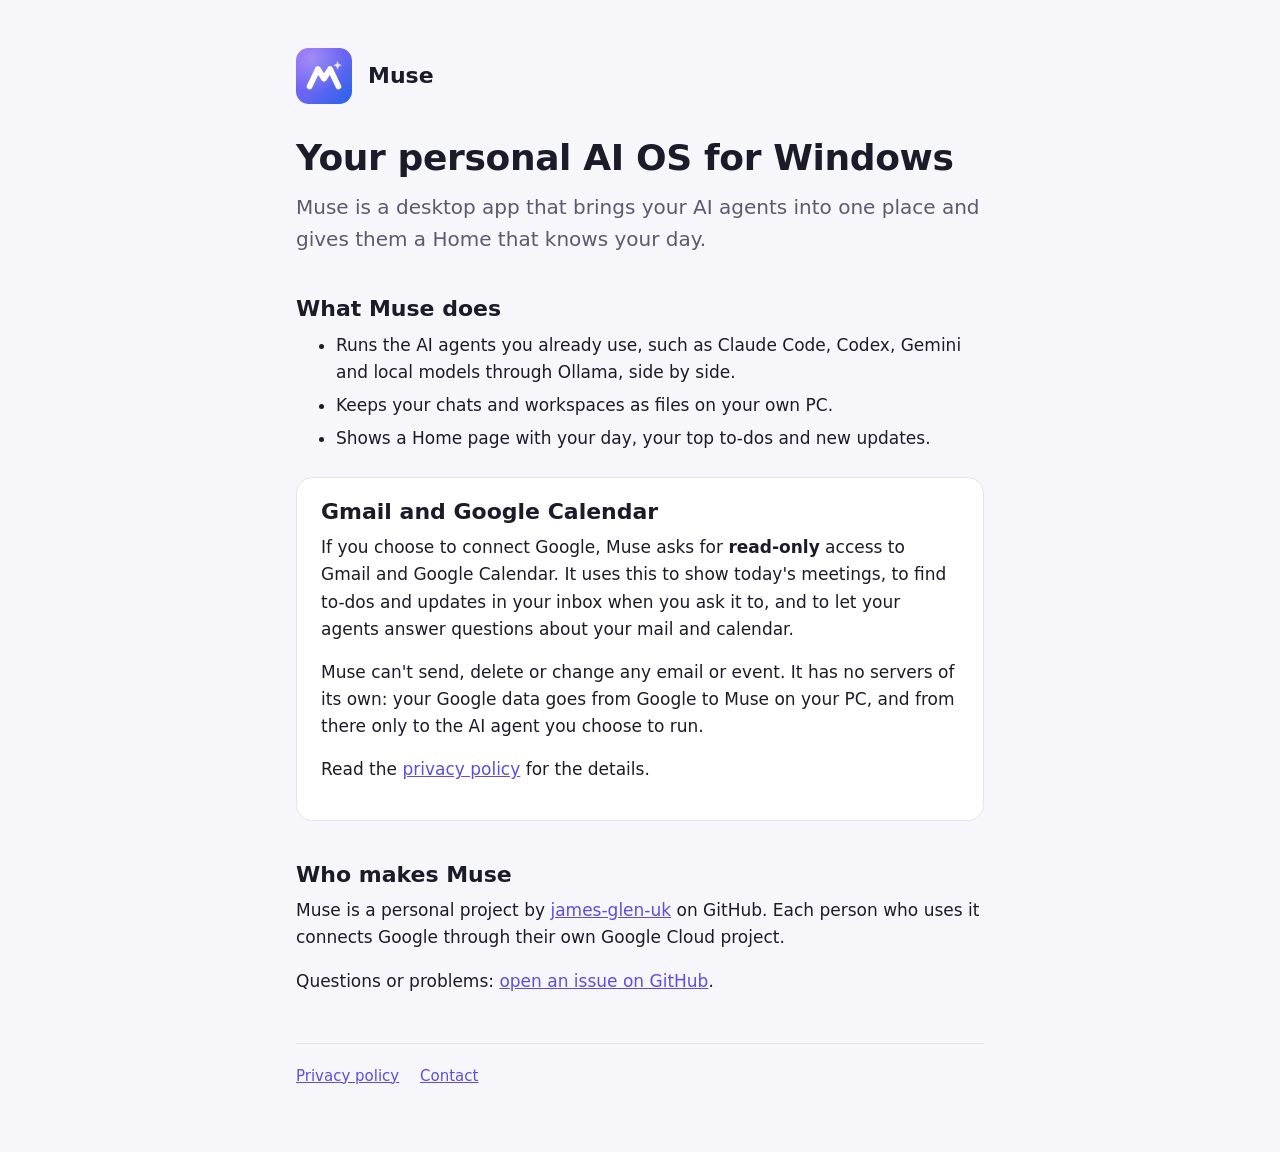
<file: index.html>
<!doctype html>
<html lang="en">
<head>
  <meta charset="utf-8">
  <meta name="viewport" content="width=device-width, initial-scale=1">
  <title>Muse</title>
  <meta name="description" content="Muse is a personal AI desktop app for Windows. It brings your AI agents together and can read your Gmail and Google Calendar to show your day.">
  <link rel="icon" href="logo.svg" type="image/svg+xml">
  <link rel="stylesheet" href="style.css">
</head>
<body>
  <main>
    <a class="brand" href="./"><img src="logo.svg" alt=""><span>Muse</span></a>

    <h1>Your personal AI OS for Windows</h1>
    <p class="lede">Muse is a desktop app that brings your AI agents into one place and gives them a Home that knows your day.</p>

    <h2>What Muse does</h2>
    <ul>
      <li>Runs the AI agents you already use, such as Claude Code, Codex, Gemini and local models through Ollama, side by side.</li>
      <li>Keeps your chats and workspaces as files on your own PC.</li>
      <li>Shows a Home page with your day, your top to-dos and new updates.</li>
    </ul>

    <div class="card">
      <h2>Gmail and Google Calendar</h2>
      <p>If you choose to connect Google, Muse asks for <strong>read-only</strong> access to Gmail and Google Calendar. It uses this to show today's meetings, to find to-dos and updates in your inbox when you ask it to, and to let your agents answer questions about your mail and calendar.</p>
      <p>Muse can't send, delete or change any email or event. It has no servers of its own: your Google data goes from Google to Muse on your PC, and from there only to the AI agent you choose to run.</p>
      <p>Read the <a href="privacy.html">privacy policy</a> for the details.</p>
    </div>

    <h2>Who makes Muse</h2>
    <p>Muse is a personal project by <a href="https://github.com/james-glen-uk">james-glen-uk</a> on GitHub. Each person who uses it connects Google through their own Google Cloud project.</p>
    <p>Questions or problems: <a href="https://github.com/james-glen-uk/james-glen-uk.github.io/issues">open an issue on GitHub</a>.</p>

    <footer>
      <a href="privacy.html">Privacy policy</a>
      <a href="https://github.com/james-glen-uk/james-glen-uk.github.io/issues">Contact</a>
    </footer>
  </main>
</body>
</html>
</file>
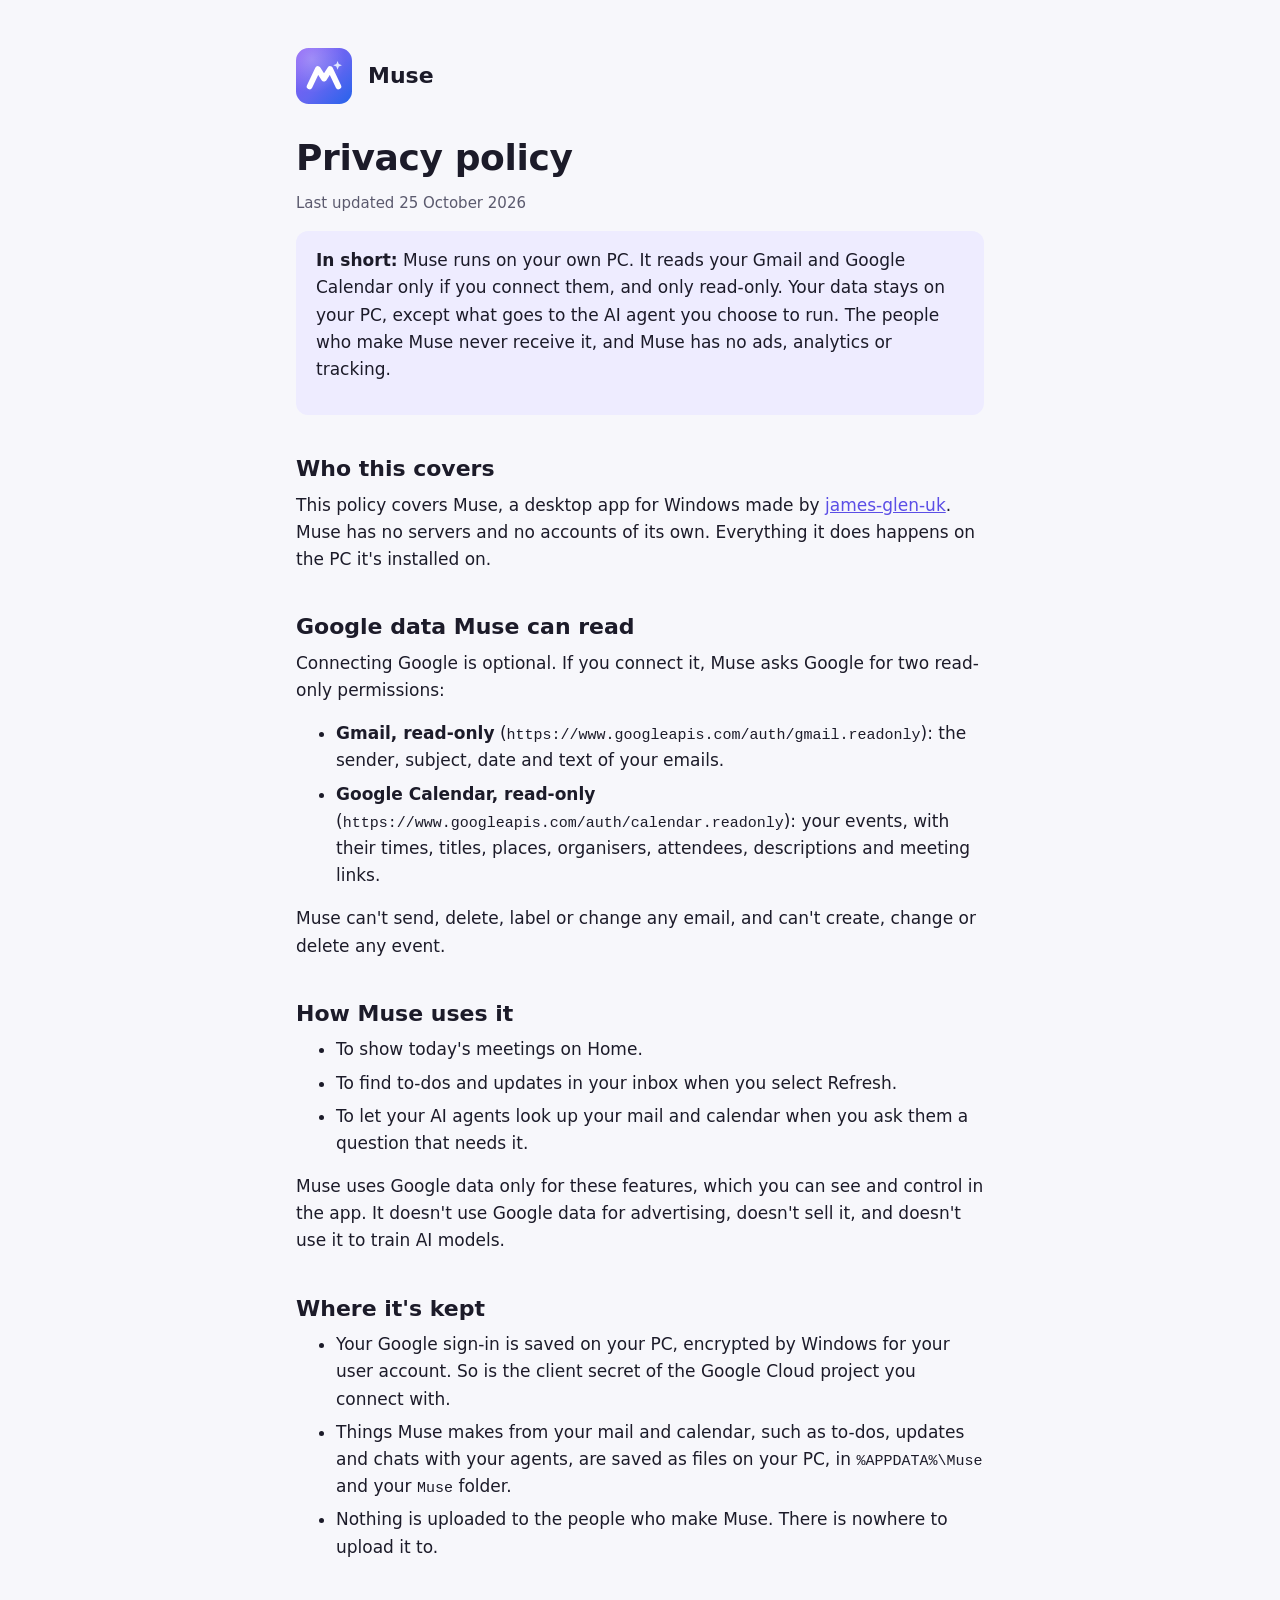
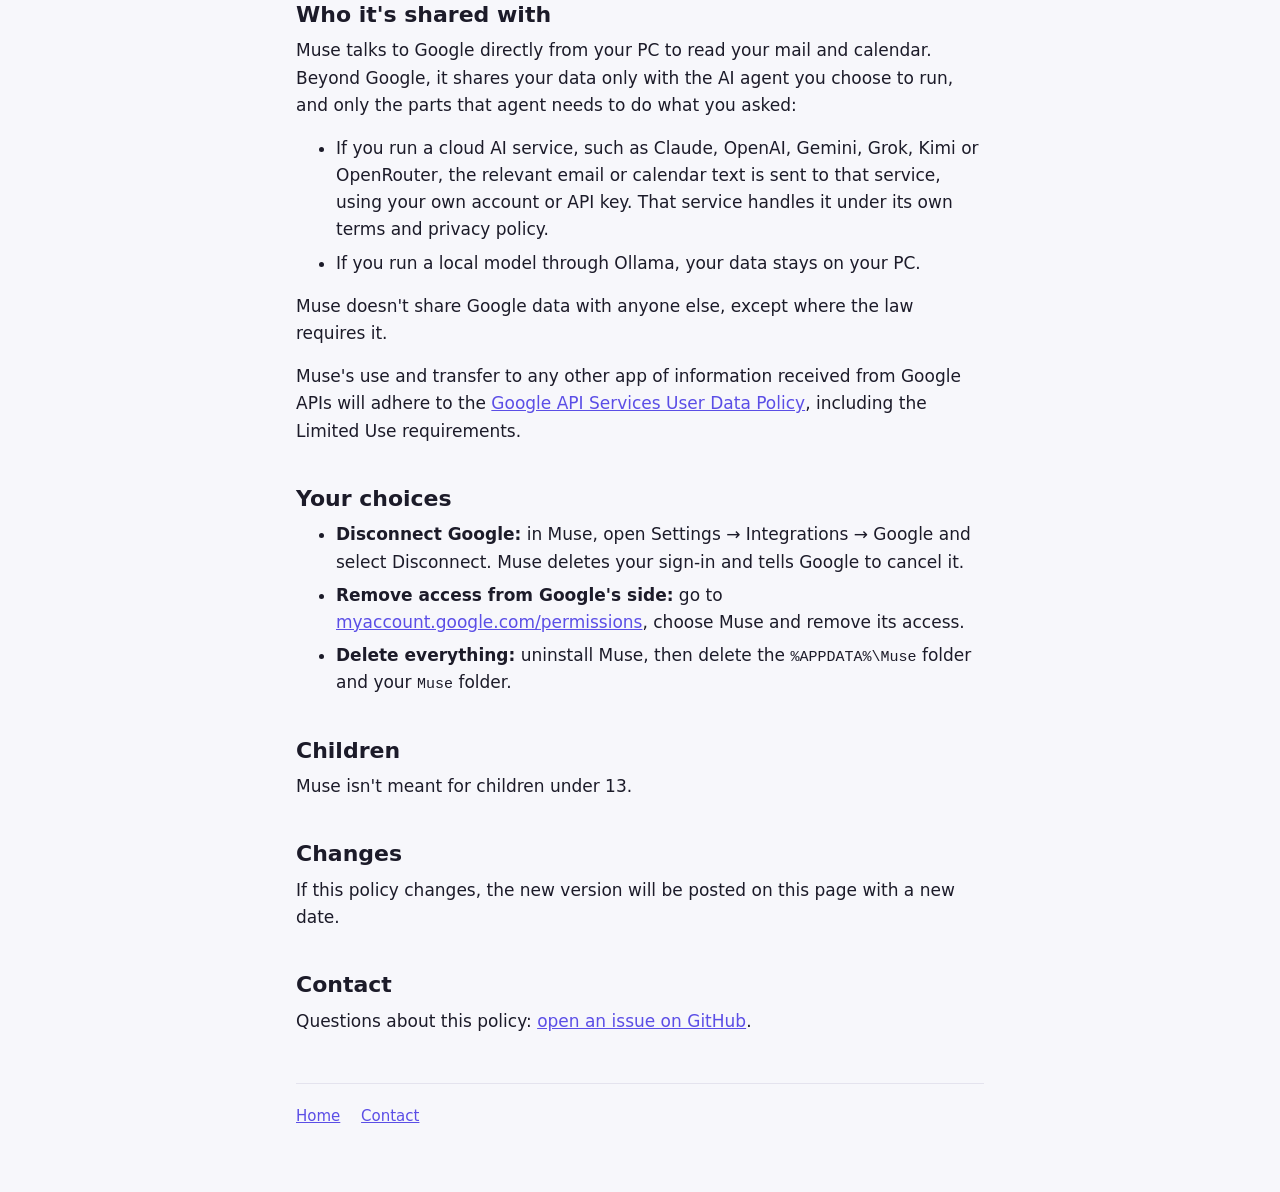
<file: privacy.html>
<!doctype html>
<html lang="en">
<head>
  <meta charset="utf-8">
  <meta name="viewport" content="width=device-width, initial-scale=1">
  <title>Muse privacy policy</title>
  <meta name="description" content="How Muse, a personal AI desktop app for Windows, uses Gmail and Google Calendar data.">
  <link rel="icon" href="logo.svg" type="image/svg+xml">
  <link rel="stylesheet" href="style.css">
</head>
<body>
  <main>
    <a class="brand" href="./"><img src="logo.svg" alt=""><span>Muse</span></a>

    <h1>Privacy policy</h1>
    <p class="meta">Last updated 25 October 2026</p>

    <div class="note">
      <p><strong>In short:</strong> Muse runs on your own PC. It reads your Gmail and Google Calendar only if you connect them, and only read-only. Your data stays on your PC, except what goes to the AI agent you choose to run. The people who make Muse never receive it, and Muse has no ads, analytics or tracking.</p>
    </div>

    <h2>Who this covers</h2>
    <p>This policy covers Muse, a desktop app for Windows made by <a href="https://github.com/james-glen-uk">james-glen-uk</a>. Muse has no servers and no accounts of its own. Everything it does happens on the PC it's installed on.</p>

    <h2>Google data Muse can read</h2>
    <p>Connecting Google is optional. If you connect it, Muse asks Google for two read-only permissions:</p>
    <ul>
      <li><strong>Gmail, read-only</strong> (<code>https://www.googleapis.com/auth/gmail.readonly</code>): the sender, subject, date and text of your emails.</li>
      <li><strong>Google Calendar, read-only</strong> (<code>https://www.googleapis.com/auth/calendar.readonly</code>): your events, with their times, titles, places, organisers, attendees, descriptions and meeting links.</li>
    </ul>
    <p>Muse can't send, delete, label or change any email, and can't create, change or delete any event.</p>

    <h2>How Muse uses it</h2>
    <ul>
      <li>To show today's meetings on Home.</li>
      <li>To find to-dos and updates in your inbox when you select Refresh.</li>
      <li>To let your AI agents look up your mail and calendar when you ask them a question that needs it.</li>
    </ul>
    <p>Muse uses Google data only for these features, which you can see and control in the app. It doesn't use Google data for advertising, doesn't sell it, and doesn't use it to train AI models.</p>

    <h2>Where it's kept</h2>
    <ul>
      <li>Your Google sign-in is saved on your PC, encrypted by Windows for your user account. So is the client secret of the Google Cloud project you connect with.</li>
      <li>Things Muse makes from your mail and calendar, such as to-dos, updates and chats with your agents, are saved as files on your PC, in <code>%APPDATA%\Muse</code> and your <code>Muse</code> folder.</li>
      <li>Nothing is uploaded to the people who make Muse. There is nowhere to upload it to.</li>
    </ul>

    <h2>Who it's shared with</h2>
    <p>Muse talks to Google directly from your PC to read your mail and calendar. Beyond Google, it shares your data only with the AI agent you choose to run, and only the parts that agent needs to do what you asked:</p>
    <ul>
      <li>If you run a cloud AI service, such as Claude, OpenAI, Gemini, Grok, Kimi or OpenRouter, the relevant email or calendar text is sent to that service, using your own account or API key. That service handles it under its own terms and privacy policy.</li>
      <li>If you run a local model through Ollama, your data stays on your PC.</li>
    </ul>
    <p>Muse doesn't share Google data with anyone else, except where the law requires it.</p>
    <p>Muse's use and transfer to any other app of information received from Google APIs will adhere to the <a href="https://developers.google.com/terms/api-services-user-data-policy">Google API Services User Data Policy</a>, including the Limited Use requirements.</p>

    <h2>Your choices</h2>
    <ul>
      <li><strong>Disconnect Google:</strong> in Muse, open Settings → Integrations → Google and select Disconnect. Muse deletes your sign-in and tells Google to cancel it.</li>
      <li><strong>Remove access from Google's side:</strong> go to <a href="https://myaccount.google.com/permissions">myaccount.google.com/permissions</a>, choose Muse and remove its access.</li>
      <li><strong>Delete everything:</strong> uninstall Muse, then delete the <code>%APPDATA%\Muse</code> folder and your <code>Muse</code> folder.</li>
    </ul>

    <h2>Children</h2>
    <p>Muse isn't meant for children under 13.</p>

    <h2>Changes</h2>
    <p>If this policy changes, the new version will be posted on this page with a new date.</p>

    <h2>Contact</h2>
    <p>Questions about this policy: <a href="https://github.com/james-glen-uk/james-glen-uk.github.io/issues">open an issue on GitHub</a>.</p>

    <footer>
      <a href="./">Home</a>
      <a href="https://github.com/james-glen-uk/james-glen-uk.github.io/issues">Contact</a>
    </footer>
  </main>
</body>
</html>
</file>
<file: style.css>
:root {
  --bg: #f7f7fb;
  --surface: #ffffff;
  --text: #1c1b29;
  --muted: #5b5a6e;
  --line: #e4e3ee;
  --accent: #5b4ee6;
  --accent-soft: #eeecff;
  color-scheme: light dark;
}

@media (prefers-color-scheme: dark) {
  :root {
    --bg: #12111a;
    --surface: #1b1a26;
    --text: #ecebf5;
    --muted: #a3a2b8;
    --line: #2d2b3d;
    --accent: #a59cff;
    --accent-soft: #262242;
  }
}

* { box-sizing: border-box; }

body {
  margin: 0;
  background: var(--bg);
  color: var(--text);
  font: 17px/1.6 "Segoe UI", system-ui, -apple-system, Roboto, Arial, sans-serif;
}

main {
  max-width: 720px;
  margin: 0 auto;
  padding: 48px 16px 64px;
}

a { color: var(--accent); }
a:hover { text-decoration-thickness: 2px; }

.brand {
  display: flex;
  align-items: center;
  gap: 16px;
  margin-bottom: 32px;
  color: inherit;
  text-decoration: none;
}
.brand img { width: 56px; height: 56px; }
.brand span { font-size: 22px; font-weight: 700; }

h1 { font-size: 36px; line-height: 1.2; margin: 0 0 12px; letter-spacing: -0.01em; }
h2 { font-size: 22px; line-height: 1.3; margin: 40px 0 8px; }
p, ul { margin: 0 0 16px; }
li { margin-bottom: 6px; }

.lede { font-size: 20px; color: var(--muted); margin-bottom: 32px; }
.meta { color: var(--muted); font-size: 15px; }

.card {
  background: var(--surface);
  border: 1px solid var(--line);
  border-radius: 16px;
  padding: 20px 24px;
  margin: 24px 0;
}
.card h2 { margin-top: 0; }

.note {
  background: var(--accent-soft);
  border-radius: 12px;
  padding: 16px 20px;
}

code { font: 15px/1.4 Consolas, "Cascadia Mono", monospace; overflow-wrap: anywhere; }

footer {
  margin-top: 48px;
  padding-top: 20px;
  border-top: 1px solid var(--line);
  color: var(--muted);
  font-size: 15px;
}
footer a { margin-right: 16px; }

@media (max-width: 480px) {
  body { font-size: 16px; }
  main { padding-top: 32px; }
  h1 { font-size: 30px; }
  .lede { font-size: 18px; }
}
</file>
